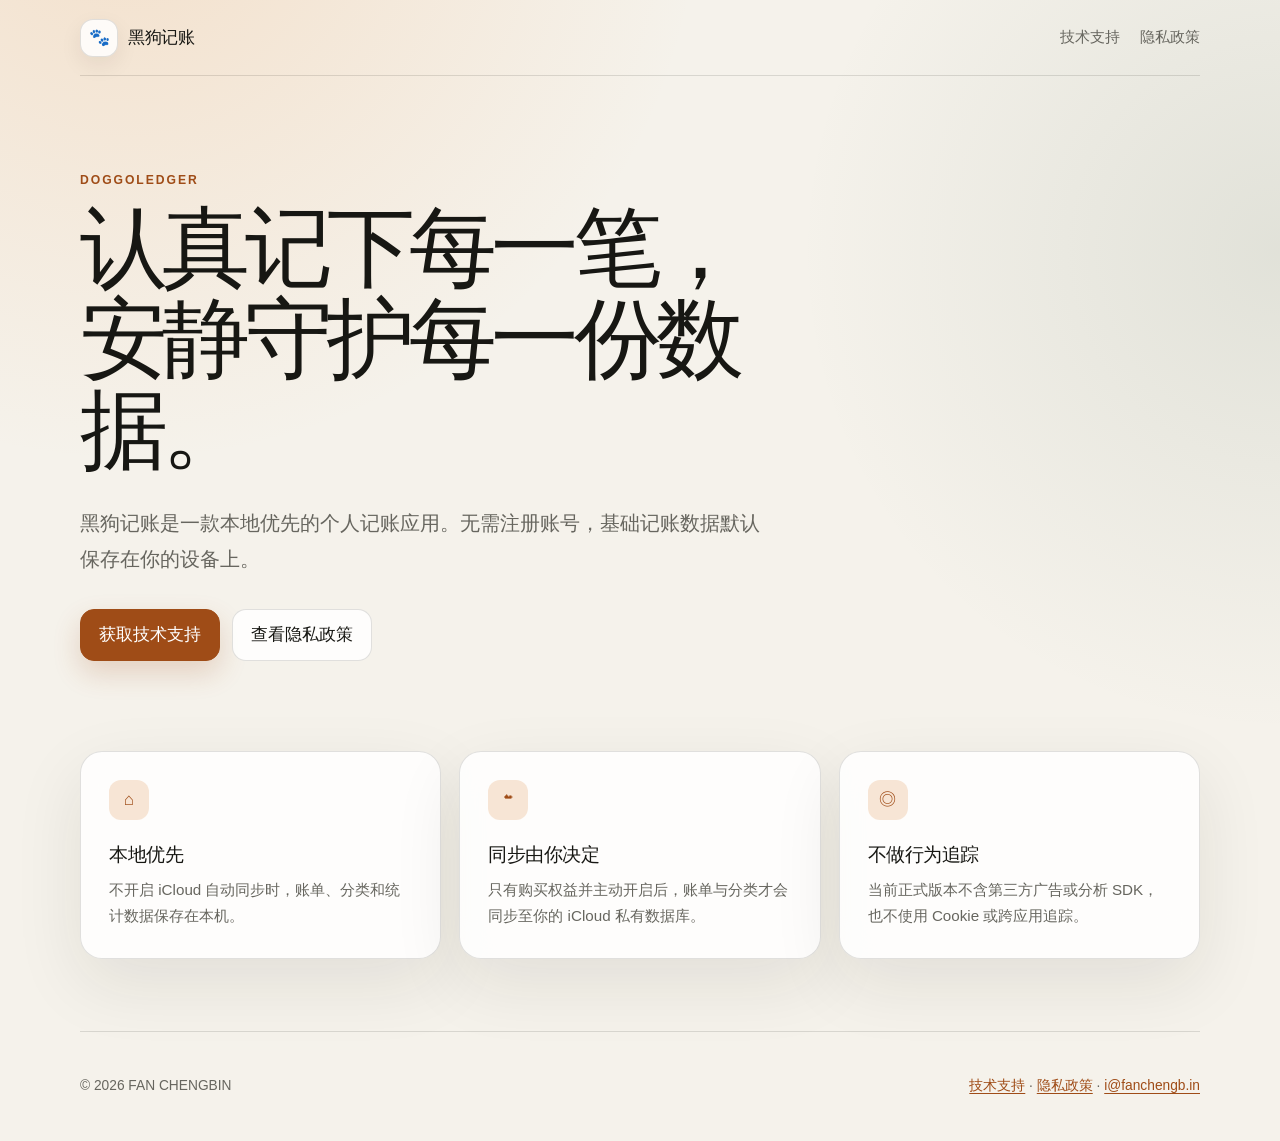
<file: index.html>
<!doctype html>
<html lang="zh-CN">
<head>
  <meta charset="utf-8">
  <meta name="viewport" content="width=device-width, initial-scale=1">
  <meta name="description" content="黑狗记账（DoggoLedger）官方网站与隐私政策入口。">
  <meta name="referrer" content="no-referrer">
  <meta http-equiv="Content-Security-Policy" content="default-src 'self'; style-src 'self'; img-src 'self' data:; object-src 'none'; base-uri 'none'; form-action 'none'; frame-ancestors 'none'">
  <title>黑狗记账 · DoggoLedger</title>
  <link rel="stylesheet" href="styles.css">
</head>
<body>
  <header class="site-header">
    <a class="brand" href="index.html" aria-label="黑狗记账首页">
      <span class="brand-mark" aria-hidden="true">🐾</span>
      <span>黑狗记账</span>
    </a>
    <nav aria-label="主要导航">
      <a href="support.html">技术支持</a>
      <a href="privacy.html">隐私政策</a>
    </nav>
  </header>

  <main class="home-main">
    <section class="hero" aria-labelledby="hero-title">
      <p class="eyebrow">DoggoLedger</p>
      <h1 id="hero-title">认真记下每一笔，<br>安静守护每一份数据。</h1>
      <p class="hero-copy">黑狗记账是一款本地优先的个人记账应用。无需注册账号，基础记账数据默认保存在你的设备上。</p>
      <div class="hero-actions">
        <a class="button primary" href="support.html">获取技术支持</a>
        <a class="button secondary" href="privacy.html">查看隐私政策</a>
      </div>
    </section>

    <section class="feature-grid" aria-label="隐私特点">
      <article class="feature-card">
        <span class="feature-icon" aria-hidden="true">⌂</span>
        <h2>本地优先</h2>
        <p>不开启 iCloud 自动同步时，账单、分类和统计数据保存在本机。</p>
      </article>
      <article class="feature-card">
        <span class="feature-icon" aria-hidden="true">☁</span>
        <h2>同步由你决定</h2>
        <p>只有购买权益并主动开启后，账单与分类才会同步至你的 iCloud 私有数据库。</p>
      </article>
      <article class="feature-card">
        <span class="feature-icon" aria-hidden="true">◎</span>
        <h2>不做行为追踪</h2>
        <p>当前正式版本不含第三方广告或分析 SDK，也不使用 Cookie 或跨应用追踪。</p>
      </article>
    </section>
  </main>

  <footer class="site-footer">
    <p>© 2026 FAN CHENGBIN</p>
    <p><a href="support.html">技术支持</a><span aria-hidden="true"> · </span><a href="privacy.html">隐私政策</a><span aria-hidden="true"> · </span><a href="mailto:i@fanchengb.in">i@fanchengb.in</a></p>
  </footer>
</body>
</html>
</file>
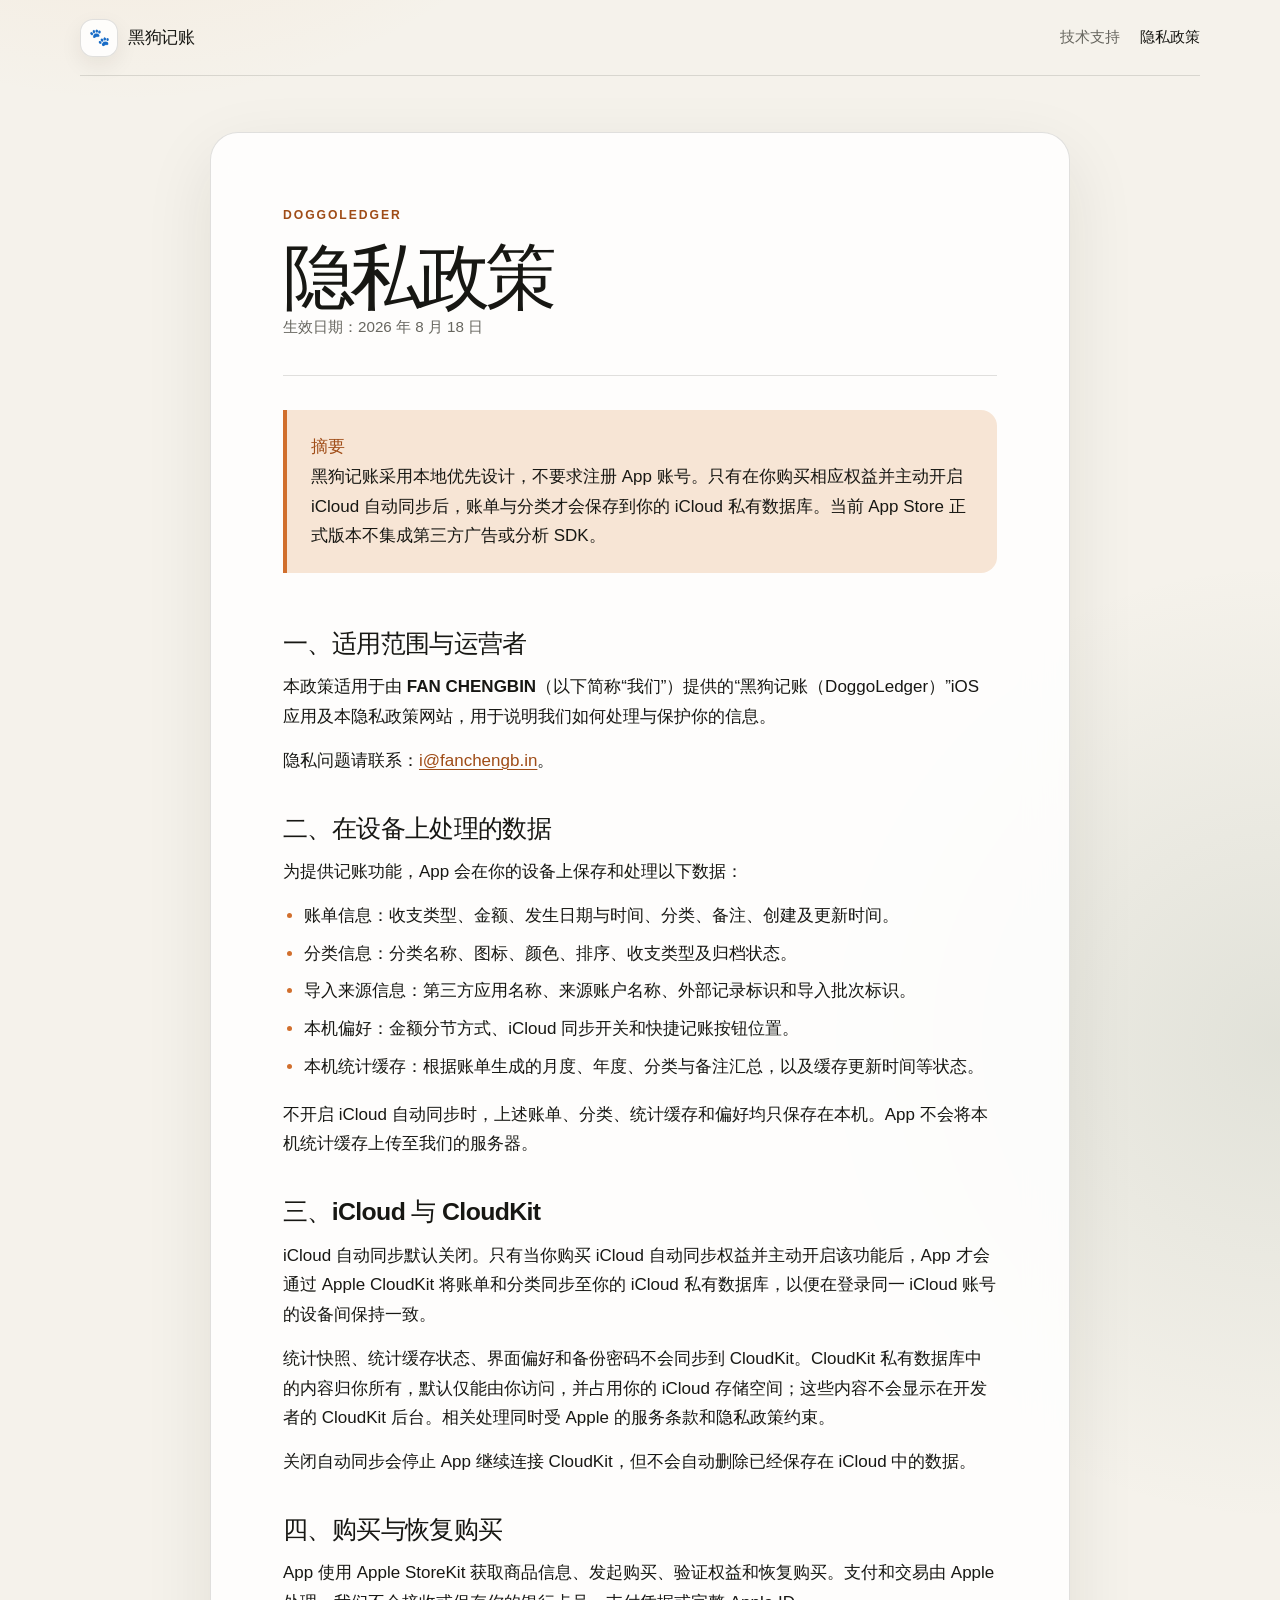
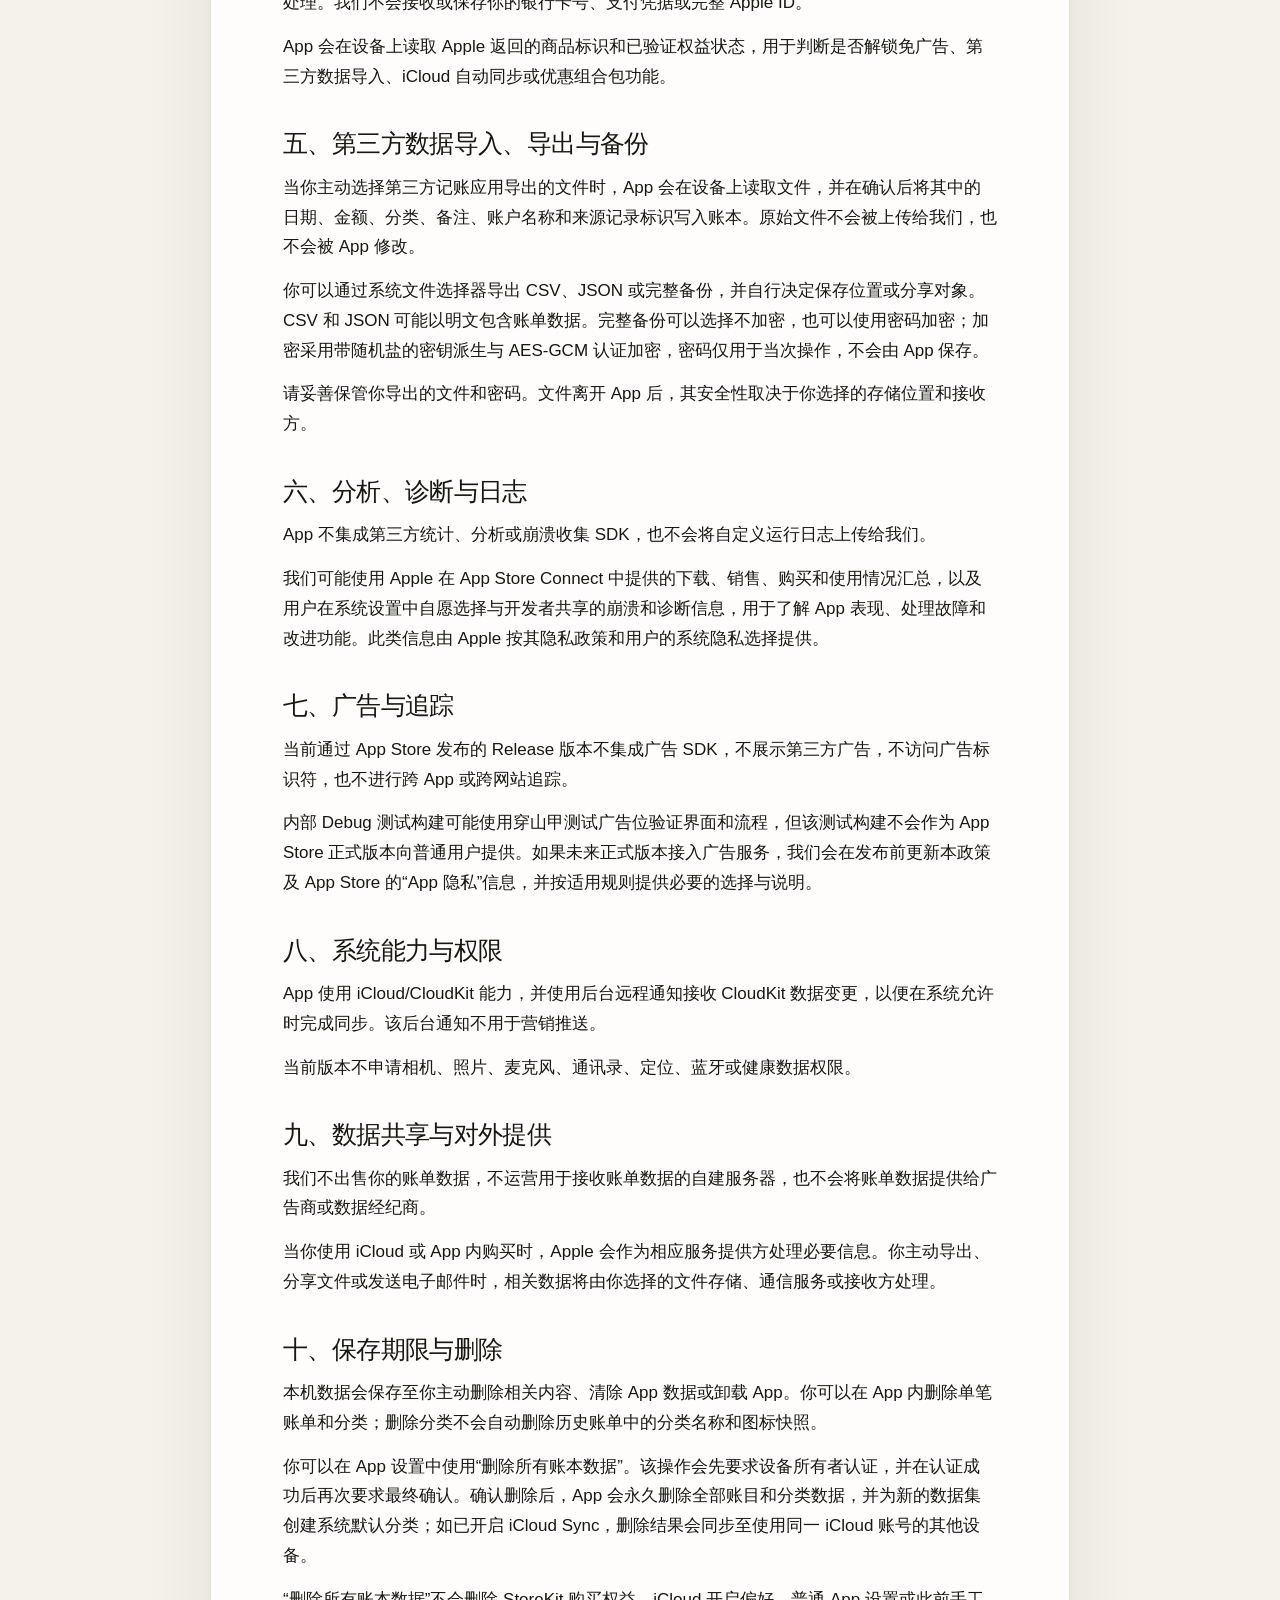
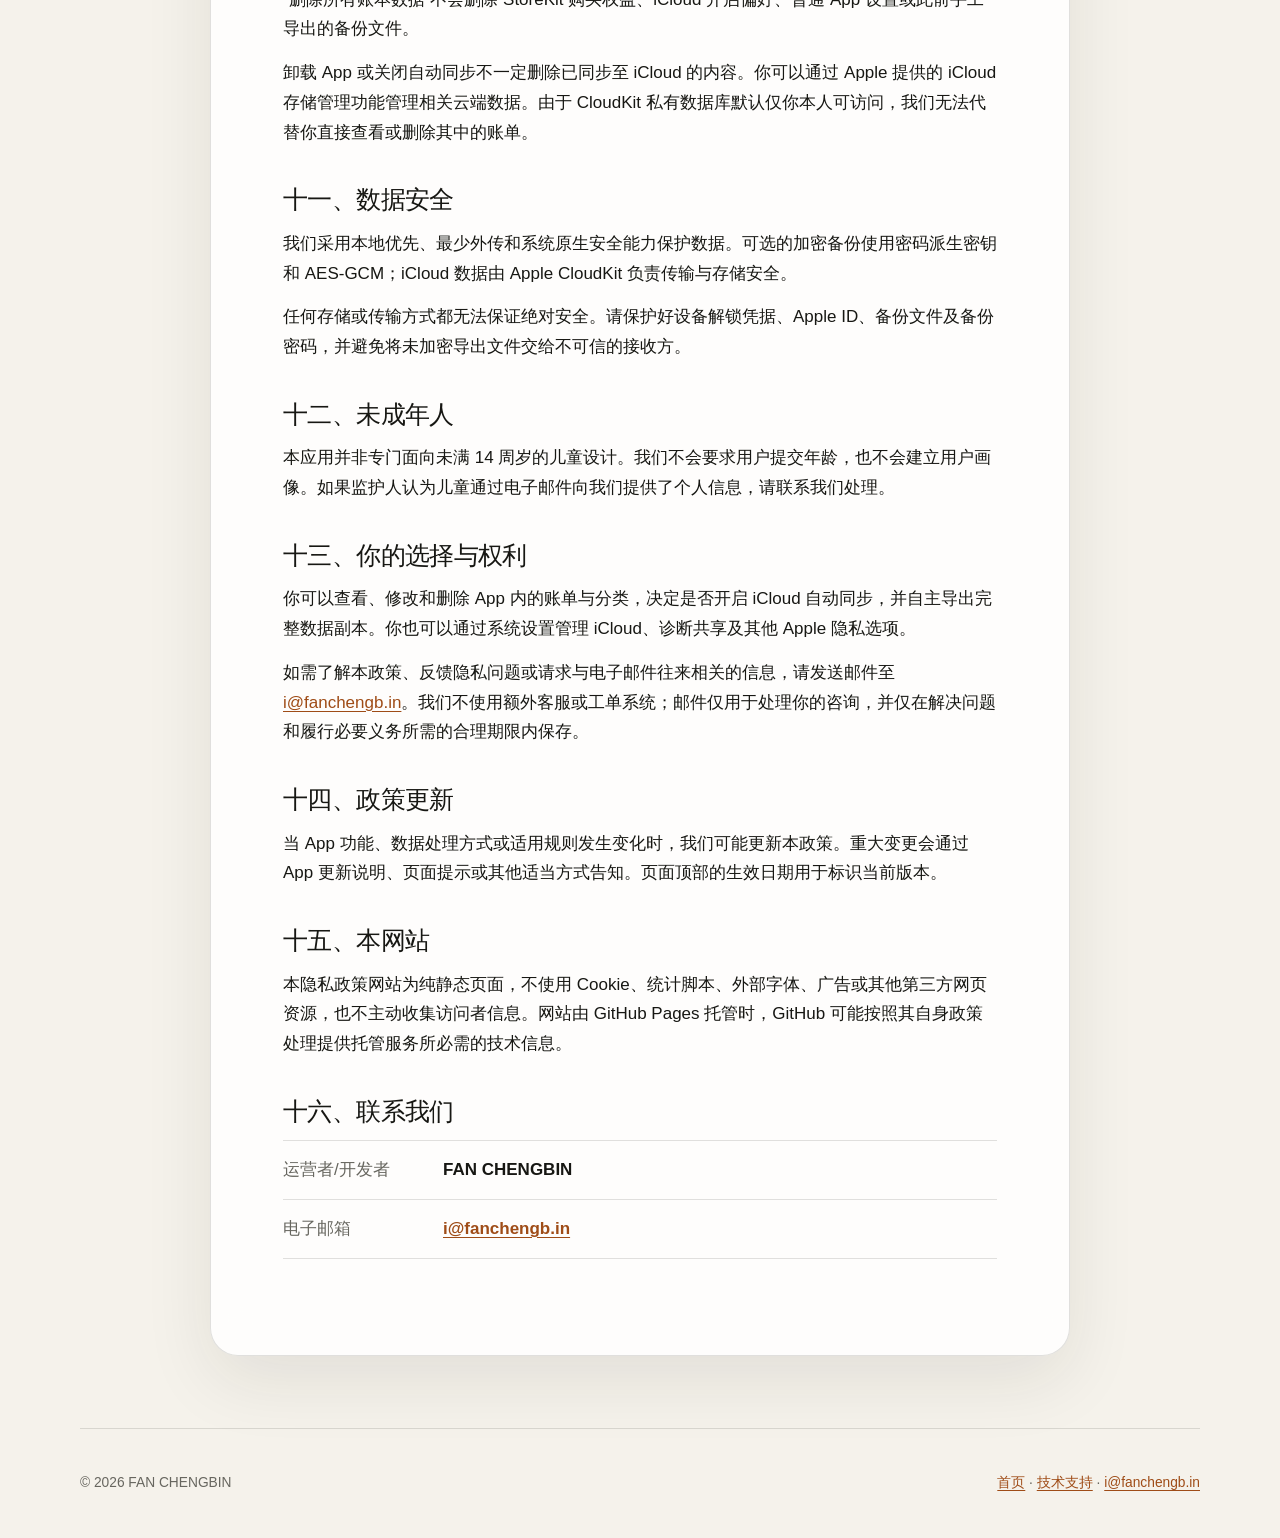
<file: privacy.html>
<!doctype html>
<html lang="zh-CN">
<head>
  <meta charset="utf-8">
  <meta name="viewport" content="width=device-width, initial-scale=1">
  <meta name="description" content="黑狗记账（DoggoLedger）隐私政策。">
  <meta name="referrer" content="no-referrer">
  <meta http-equiv="Content-Security-Policy" content="default-src 'self'; style-src 'self'; img-src 'self' data:; object-src 'none'; base-uri 'none'; form-action 'none'; frame-ancestors 'none'">
  <title>隐私政策 · 黑狗记账</title>
  <link rel="stylesheet" href="styles.css">
</head>
<body>
  <header class="site-header">
    <a class="brand" href="index.html" aria-label="返回黑狗记账首页">
      <span class="brand-mark" aria-hidden="true">🐾</span>
      <span>黑狗记账</span>
    </a>
    <nav aria-label="主要导航">
      <a href="support.html">技术支持</a>
      <a aria-current="page" href="privacy.html">隐私政策</a>
    </nav>
  </header>

  <main class="policy-layout">
    <article class="policy-card">
      <header class="policy-heading">
        <p class="eyebrow">DoggoLedger</p>
        <h1>隐私政策</h1>
        <p class="effective-date">生效日期：2026 年 8 月 18 日</p>
      </header>

      <div class="notice">
        <strong>摘要</strong>
        <p>黑狗记账采用本地优先设计，不要求注册 App 账号。只有在你购买相应权益并主动开启 iCloud 自动同步后，账单与分类才会保存到你的 iCloud 私有数据库。当前 App Store 正式版本不集成第三方广告或分析 SDK。</p>
      </div>

      <section id="scope">
        <h2>一、适用范围与运营者</h2>
        <p>本政策适用于由 <strong>FAN CHENGBIN</strong>（以下简称“我们”）提供的“黑狗记账（DoggoLedger）”iOS 应用及本隐私政策网站，用于说明我们如何处理与保护你的信息。</p>
        <p>隐私问题请联系：<a href="mailto:i@fanchengb.in">i@fanchengb.in</a>。</p>
      </section>

      <section id="local-data">
        <h2>二、在设备上处理的数据</h2>
        <p>为提供记账功能，App 会在你的设备上保存和处理以下数据：</p>
        <ul>
          <li><strong>账单信息：</strong>收支类型、金额、发生日期与时间、分类、备注、创建及更新时间。</li>
          <li><strong>分类信息：</strong>分类名称、图标、颜色、排序、收支类型及归档状态。</li>
          <li><strong>导入来源信息：</strong>第三方应用名称、来源账户名称、外部记录标识和导入批次标识。</li>
          <li><strong>本机偏好：</strong>金额分节方式、iCloud 同步开关和快捷记账按钮位置。</li>
          <li><strong>本机统计缓存：</strong>根据账单生成的月度、年度、分类与备注汇总，以及缓存更新时间等状态。</li>
        </ul>
        <p>不开启 iCloud 自动同步时，上述账单、分类、统计缓存和偏好均只保存在本机。App 不会将本机统计缓存上传至我们的服务器。</p>
      </section>

      <section id="icloud">
        <h2>三、iCloud 与 CloudKit</h2>
        <p>iCloud 自动同步默认关闭。只有当你购买 iCloud 自动同步权益并主动开启该功能后，App 才会通过 Apple CloudKit 将<strong>账单和分类</strong>同步至你的 iCloud 私有数据库，以便在登录同一 iCloud 账号的设备间保持一致。</p>
        <p>统计快照、统计缓存状态、界面偏好和备份密码不会同步到 CloudKit。CloudKit 私有数据库中的内容归你所有，默认仅能由你访问，并占用你的 iCloud 存储空间；这些内容不会显示在开发者的 CloudKit 后台。相关处理同时受 Apple 的服务条款和隐私政策约束。</p>
        <p>关闭自动同步会停止 App 继续连接 CloudKit，但不会自动删除已经保存在 iCloud 中的数据。</p>
      </section>

      <section id="purchases">
        <h2>四、购买与恢复购买</h2>
        <p>App 使用 Apple StoreKit 获取商品信息、发起购买、验证权益和恢复购买。支付和交易由 Apple 处理。我们不会接收或保存你的银行卡号、支付凭据或完整 Apple ID。</p>
        <p>App 会在设备上读取 Apple 返回的商品标识和已验证权益状态，用于判断是否解锁免广告、第三方数据导入、iCloud 自动同步或优惠组合包功能。</p>
      </section>

      <section id="imports-backups">
        <h2>五、第三方数据导入、导出与备份</h2>
        <p>当你主动选择第三方记账应用导出的文件时，App 会在设备上读取文件，并在确认后将其中的日期、金额、分类、备注、账户名称和来源记录标识写入账本。原始文件不会被上传给我们，也不会被 App 修改。</p>
        <p>你可以通过系统文件选择器导出 CSV、JSON 或完整备份，并自行决定保存位置或分享对象。CSV 和 JSON 可能以明文包含账单数据。完整备份可以选择不加密，也可以使用密码加密；加密采用带随机盐的密钥派生与 AES-GCM 认证加密，密码仅用于当次操作，不会由 App 保存。</p>
        <p>请妥善保管你导出的文件和密码。文件离开 App 后，其安全性取决于你选择的存储位置和接收方。</p>
      </section>

      <section id="analytics">
        <h2>六、分析、诊断与日志</h2>
        <p>App 不集成第三方统计、分析或崩溃收集 SDK，也不会将自定义运行日志上传给我们。</p>
        <p>我们可能使用 Apple 在 App Store Connect 中提供的下载、销售、购买和使用情况汇总，以及用户在系统设置中自愿选择与开发者共享的崩溃和诊断信息，用于了解 App 表现、处理故障和改进功能。此类信息由 Apple 按其隐私政策和用户的系统隐私选择提供。</p>
      </section>

      <section id="ads">
        <h2>七、广告与追踪</h2>
        <p>当前通过 App Store 发布的 Release 版本不集成广告 SDK，不展示第三方广告，不访问广告标识符，也不进行跨 App 或跨网站追踪。</p>
        <p>内部 Debug 测试构建可能使用穿山甲测试广告位验证界面和流程，但该测试构建不会作为 App Store 正式版本向普通用户提供。如果未来正式版本接入广告服务，我们会在发布前更新本政策及 App Store 的“App 隐私”信息，并按适用规则提供必要的选择与说明。</p>
      </section>

      <section id="permissions">
        <h2>八、系统能力与权限</h2>
        <p>App 使用 iCloud/CloudKit 能力，并使用后台远程通知接收 CloudKit 数据变更，以便在系统允许时完成同步。该后台通知不用于营销推送。</p>
        <p>当前版本不申请相机、照片、麦克风、通讯录、定位、蓝牙或健康数据权限。</p>
      </section>

      <section id="sharing">
        <h2>九、数据共享与对外提供</h2>
        <p>我们不出售你的账单数据，不运营用于接收账单数据的自建服务器，也不会将账单数据提供给广告商或数据经纪商。</p>
        <p>当你使用 iCloud 或 App 内购买时，Apple 会作为相应服务提供方处理必要信息。你主动导出、分享文件或发送电子邮件时，相关数据将由你选择的文件存储、通信服务或接收方处理。</p>
      </section>

      <section id="retention-deletion">
        <h2>十、保存期限与删除</h2>
        <p>本机数据会保存至你主动删除相关内容、清除 App 数据或卸载 App。你可以在 App 内删除单笔账单和分类；删除分类不会自动删除历史账单中的分类名称和图标快照。</p>
        <p>你可以在 App 设置中使用“删除所有账本数据”。该操作会先要求设备所有者认证，并在认证成功后再次要求最终确认。确认删除后，App 会永久删除全部账目和分类数据，并为新的数据集创建系统默认分类；如已开启 iCloud Sync，删除结果会同步至使用同一 iCloud 账号的其他设备。</p>
        <p>“删除所有账本数据”不会删除 StoreKit 购买权益、iCloud 开启偏好、普通 App 设置或此前手工导出的备份文件。</p>
        <p>卸载 App 或关闭自动同步不一定删除已同步至 iCloud 的内容。你可以通过 Apple 提供的 iCloud 存储管理功能管理相关云端数据。由于 CloudKit 私有数据库默认仅你本人可访问，我们无法代替你直接查看或删除其中的账单。</p>
      </section>

      <section id="security">
        <h2>十一、数据安全</h2>
        <p>我们采用本地优先、最少外传和系统原生安全能力保护数据。可选的加密备份使用密码派生密钥和 AES-GCM；iCloud 数据由 Apple CloudKit 负责传输与存储安全。</p>
        <p>任何存储或传输方式都无法保证绝对安全。请保护好设备解锁凭据、Apple ID、备份文件及备份密码，并避免将未加密导出文件交给不可信的接收方。</p>
      </section>

      <section id="children">
        <h2>十二、未成年人</h2>
        <p>本应用并非专门面向未满 14 周岁的儿童设计。我们不会要求用户提交年龄，也不会建立用户画像。如果监护人认为儿童通过电子邮件向我们提供了个人信息，请联系我们处理。</p>
      </section>

      <section id="rights">
        <h2>十三、你的选择与权利</h2>
        <p>你可以查看、修改和删除 App 内的账单与分类，决定是否开启 iCloud 自动同步，并自主导出完整数据副本。你也可以通过系统设置管理 iCloud、诊断共享及其他 Apple 隐私选项。</p>
        <p>如需了解本政策、反馈隐私问题或请求与电子邮件往来相关的信息，请发送邮件至 <a href="mailto:i@fanchengb.in">i@fanchengb.in</a>。我们不使用额外客服或工单系统；邮件仅用于处理你的咨询，并仅在解决问题和履行必要义务所需的合理期限内保存。</p>
      </section>

      <section id="changes">
        <h2>十四、政策更新</h2>
        <p>当 App 功能、数据处理方式或适用规则发生变化时，我们可能更新本政策。重大变更会通过 App 更新说明、页面提示或其他适当方式告知。页面顶部的生效日期用于标识当前版本。</p>
      </section>

      <section id="website">
        <h2>十五、本网站</h2>
        <p>本隐私政策网站为纯静态页面，不使用 Cookie、统计脚本、外部字体、广告或其他第三方网页资源，也不主动收集访问者信息。网站由 GitHub Pages 托管时，GitHub 可能按照其自身政策处理提供托管服务所必需的技术信息。</p>
      </section>

      <section id="contact">
        <h2>十六、联系我们</h2>
        <dl class="contact-list">
          <dt>运营者/开发者</dt><dd>FAN CHENGBIN</dd>
          <dt>电子邮箱</dt><dd><a href="mailto:i@fanchengb.in">i@fanchengb.in</a></dd>
        </dl>
      </section>
    </article>
  </main>

  <footer class="site-footer">
    <p>© 2026 FAN CHENGBIN</p>
    <p><a href="index.html">首页</a><span aria-hidden="true"> · </span><a href="support.html">技术支持</a><span aria-hidden="true"> · </span><a href="mailto:i@fanchengb.in">i@fanchengb.in</a></p>
  </footer>
</body>
</html>
</file>
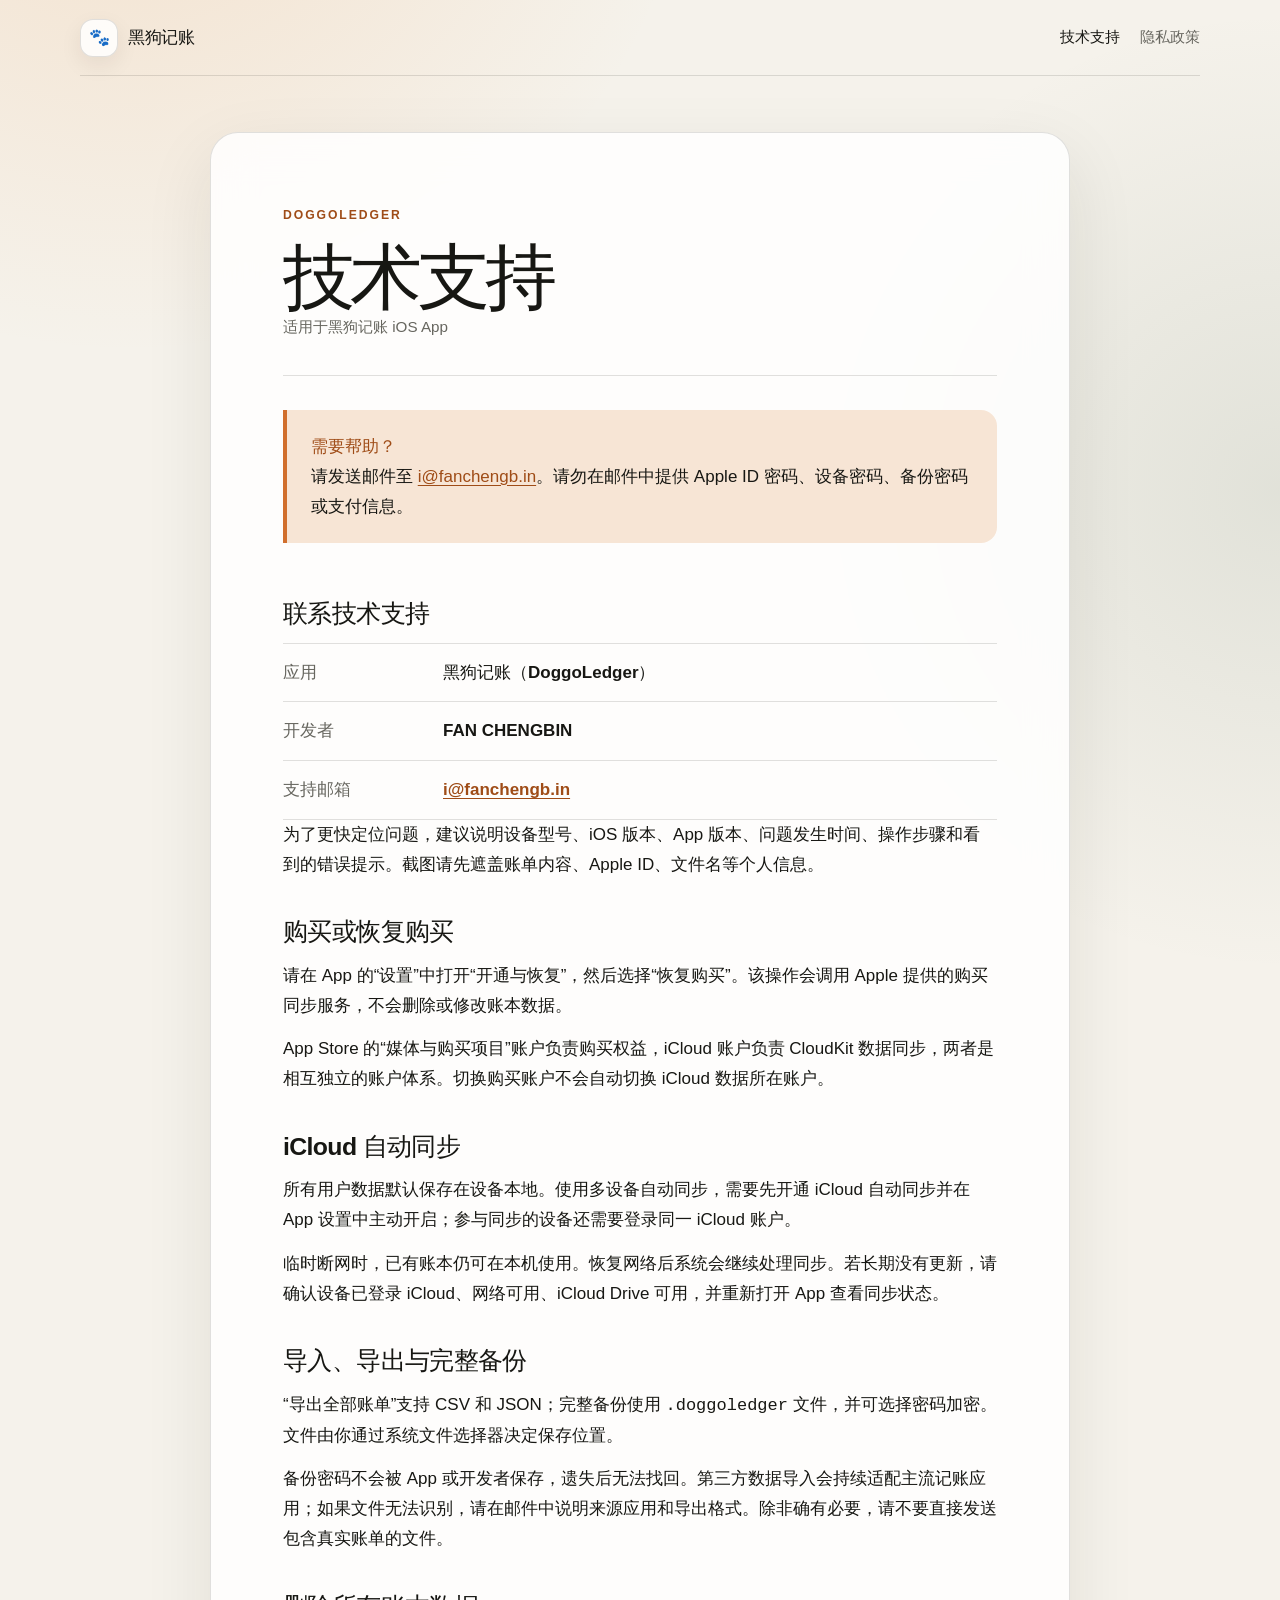
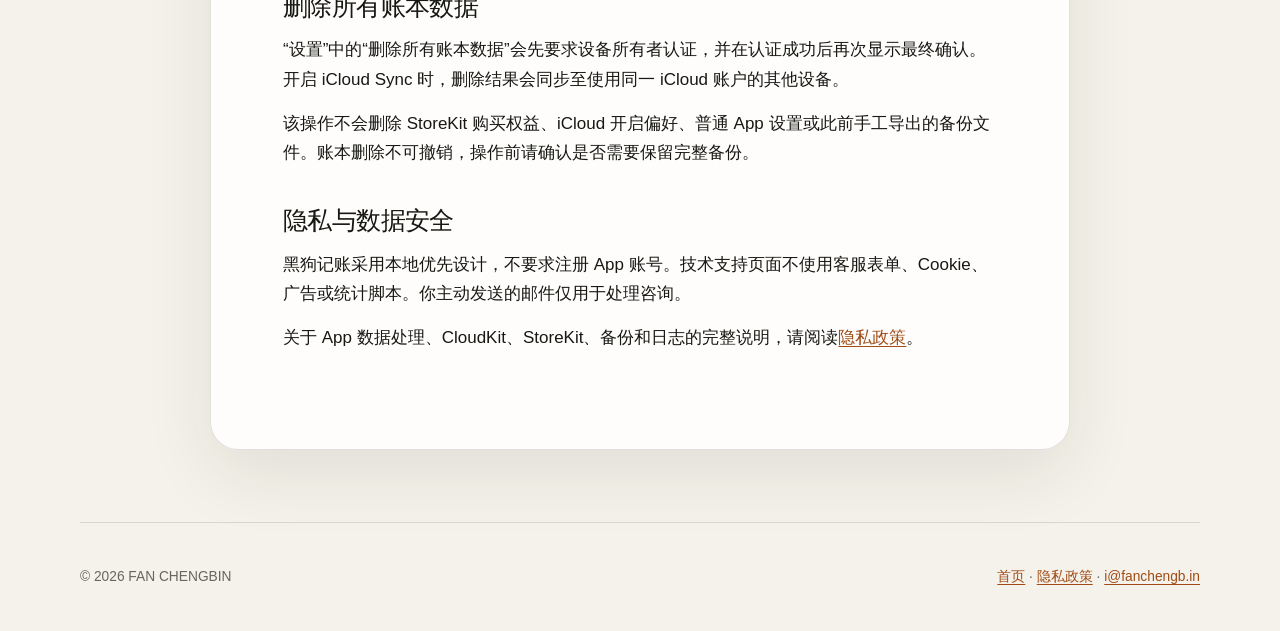
<file: support.html>
<!doctype html>
<html lang="zh-CN">
<head>
  <meta charset="utf-8">
  <meta name="viewport" content="width=device-width, initial-scale=1">
  <meta name="description" content="黑狗记账（DoggoLedger）技术支持、常见问题与联系信息。">
  <meta name="referrer" content="no-referrer">
  <meta http-equiv="Content-Security-Policy" content="default-src 'self'; style-src 'self'; img-src 'self' data:; object-src 'none'; base-uri 'none'; form-action 'none'; frame-ancestors 'none'">
  <title>技术支持 · 黑狗记账</title>
  <link rel="stylesheet" href="styles.css">
</head>
<body>
  <header class="site-header">
    <a class="brand" href="index.html" aria-label="返回黑狗记账首页">
      <span class="brand-mark" aria-hidden="true">🐾</span>
      <span>黑狗记账</span>
    </a>
    <nav aria-label="主要导航">
      <a aria-current="page" href="support.html">技术支持</a>
      <a href="privacy.html">隐私政策</a>
    </nav>
  </header>

  <main class="policy-layout">
    <article class="policy-card">
      <header class="policy-heading">
        <p class="eyebrow">DoggoLedger</p>
        <h1>技术支持</h1>
        <p class="effective-date">适用于黑狗记账 iOS App</p>
      </header>

      <div class="notice">
        <strong>需要帮助？</strong>
        <p>请发送邮件至 <a href="mailto:i@fanchengb.in?subject=%E9%BB%91%E7%8B%97%E8%AE%B0%E8%B4%A6%E6%8A%80%E6%9C%AF%E6%94%AF%E6%8C%81">i@fanchengb.in</a>。请勿在邮件中提供 Apple ID 密码、设备密码、备份密码或支付信息。</p>
      </div>

      <section id="contact">
        <h2>联系技术支持</h2>
        <dl class="contact-list">
          <dt>应用</dt><dd>黑狗记账（DoggoLedger）</dd>
          <dt>开发者</dt><dd>FAN CHENGBIN</dd>
          <dt>支持邮箱</dt><dd><a href="mailto:i@fanchengb.in?subject=%E9%BB%91%E7%8B%97%E8%AE%B0%E8%B4%A6%E6%8A%80%E6%9C%AF%E6%94%AF%E6%8C%81">i@fanchengb.in</a></dd>
        </dl>
        <p>为了更快定位问题，建议说明设备型号、iOS 版本、App 版本、问题发生时间、操作步骤和看到的错误提示。截图请先遮盖账单内容、Apple ID、文件名等个人信息。</p>
      </section>

      <section id="purchases">
        <h2>购买或恢复购买</h2>
        <p>请在 App 的“设置”中打开“开通与恢复”，然后选择“恢复购买”。该操作会调用 Apple 提供的购买同步服务，不会删除或修改账本数据。</p>
        <p>App Store 的“媒体与购买项目”账户负责购买权益，iCloud 账户负责 CloudKit 数据同步，两者是相互独立的账户体系。切换购买账户不会自动切换 iCloud 数据所在账户。</p>
      </section>

      <section id="icloud">
        <h2>iCloud 自动同步</h2>
        <p>所有用户数据默认保存在设备本地。使用多设备自动同步，需要先开通 iCloud 自动同步并在 App 设置中主动开启；参与同步的设备还需要登录同一 iCloud 账户。</p>
        <p>临时断网时，已有账本仍可在本机使用。恢复网络后系统会继续处理同步。若长期没有更新，请确认设备已登录 iCloud、网络可用、iCloud Drive 可用，并重新打开 App 查看同步状态。</p>
      </section>

      <section id="import-export">
        <h2>导入、导出与完整备份</h2>
        <p>“导出全部账单”支持 CSV 和 JSON；完整备份使用 <code>.doggoledger</code> 文件，并可选择密码加密。文件由你通过系统文件选择器决定保存位置。</p>
        <p>备份密码不会被 App 或开发者保存，遗失后无法找回。第三方数据导入会持续适配主流记账应用；如果文件无法识别，请在邮件中说明来源应用和导出格式。除非确有必要，请不要直接发送包含真实账单的文件。</p>
      </section>

      <section id="deletion">
        <h2>删除所有账本数据</h2>
        <p>“设置”中的“删除所有账本数据”会先要求设备所有者认证，并在认证成功后再次显示最终确认。开启 iCloud Sync 时，删除结果会同步至使用同一 iCloud 账户的其他设备。</p>
        <p>该操作不会删除 StoreKit 购买权益、iCloud 开启偏好、普通 App 设置或此前手工导出的备份文件。账本删除不可撤销，操作前请确认是否需要保留完整备份。</p>
      </section>

      <section id="privacy">
        <h2>隐私与数据安全</h2>
        <p>黑狗记账采用本地优先设计，不要求注册 App 账号。技术支持页面不使用客服表单、Cookie、广告或统计脚本。你主动发送的邮件仅用于处理咨询。</p>
        <p>关于 App 数据处理、CloudKit、StoreKit、备份和日志的完整说明，请阅读<a href="privacy.html">隐私政策</a>。</p>
      </section>
    </article>
  </main>

  <footer class="site-footer">
    <p>© 2026 FAN CHENGBIN</p>
    <p><a href="index.html">首页</a><span aria-hidden="true"> · </span><a href="privacy.html">隐私政策</a><span aria-hidden="true"> · </span><a href="mailto:i@fanchengb.in">i@fanchengb.in</a></p>
  </footer>
</body>
</html>
</file>
<file: styles.css>
:root {
  color-scheme: light dark;
  --bg: #f5f2eb;
  --surface: rgba(255, 255, 255, 0.84);
  --surface-strong: #ffffff;
  --text: #171713;
  --muted: #67665f;
  --line: rgba(23, 23, 19, 0.13);
  --accent: #d16f2d;
  --accent-dark: #9f4c17;
  --accent-soft: #f7e5d5;
  --shadow: 0 24px 70px rgba(37, 31, 20, 0.09);
  font-family: -apple-system, BlinkMacSystemFont, "Segoe UI", sans-serif;
  font-synthesis: none;
}

* { box-sizing: border-box; }

html {
  scroll-behavior: smooth;
  background: var(--bg);
}

body {
  min-height: 100vh;
  margin: 0;
  color: var(--text);
  background:
    radial-gradient(circle at 10% -10%, rgba(238, 160, 89, 0.22), transparent 36rem),
    radial-gradient(circle at 100% 22%, rgba(82, 108, 86, 0.12), transparent 30rem),
    var(--bg);
  font-size: 17px;
  line-height: 1.75;
  text-rendering: optimizeLegibility;
}

a {
  color: var(--accent-dark);
  text-decoration-thickness: 1px;
  text-underline-offset: 0.2em;
}

a:hover { color: var(--accent); }

a:focus-visible,
button:focus-visible {
  outline: 3px solid var(--accent);
  outline-offset: 4px;
  border-radius: 6px;
}

.site-header,
.site-footer,
.home-main,
.policy-layout {
  width: min(1120px, calc(100% - 40px));
  margin-inline: auto;
}

.site-header {
  min-height: 76px;
  display: flex;
  align-items: center;
  justify-content: space-between;
  gap: 24px;
  border-bottom: 1px solid var(--line);
}

.brand {
  display: inline-flex;
  align-items: center;
  gap: 10px;
  color: var(--text);
  font-weight: 760;
  text-decoration: none;
  letter-spacing: -0.02em;
}

.brand-mark {
  width: 38px;
  height: 38px;
  display: grid;
  place-items: center;
  border: 1px solid var(--line);
  border-radius: 13px;
  background: var(--surface);
  box-shadow: 0 8px 22px rgba(37, 31, 20, 0.07);
}

nav a {
  color: var(--muted);
  font-size: 0.94rem;
  font-weight: 650;
  text-decoration: none;
}

nav {
  display: flex;
  align-items: center;
  gap: 20px;
}

nav a[aria-current="page"] { color: var(--text); }

.home-main { padding: 94px 0 72px; }

.hero { max-width: 820px; }

.eyebrow {
  margin: 0 0 12px;
  color: var(--accent-dark);
  font-size: 0.76rem;
  font-weight: 800;
  letter-spacing: 0.16em;
  text-transform: uppercase;
}

h1,
h2 {
  font-family: ui-rounded, -apple-system, BlinkMacSystemFont, "Segoe UI", sans-serif;
  text-wrap: balance;
}

h1 {
  margin: 0;
  font-size: clamp(2.55rem, 7vw, 5.5rem);
  line-height: 1.03;
  letter-spacing: -0.065em;
}

.hero-copy {
  max-width: 680px;
  margin: 30px 0 0;
  color: var(--muted);
  font-size: clamp(1.05rem, 2vw, 1.28rem);
}

.hero-actions {
  display: flex;
  flex-wrap: wrap;
  gap: 12px;
  margin-top: 32px;
}

.button {
  min-height: 48px;
  display: inline-flex;
  align-items: center;
  justify-content: center;
  padding: 10px 18px;
  border: 1px solid var(--line);
  border-radius: 14px;
  font-weight: 720;
  text-decoration: none;
}

.button.primary {
  color: #fff;
  border-color: var(--accent-dark);
  background: var(--accent-dark);
  box-shadow: 0 12px 28px rgba(159, 76, 23, 0.2);
}

.button.primary:hover { color: #fff; background: var(--accent); }
.button.secondary { color: var(--text); background: var(--surface); }

.feature-grid {
  display: grid;
  grid-template-columns: repeat(3, 1fr);
  gap: 18px;
  margin-top: 90px;
}

.feature-card,
.policy-card {
  border: 1px solid var(--line);
  background: var(--surface);
  box-shadow: var(--shadow);
  backdrop-filter: blur(20px);
  -webkit-backdrop-filter: blur(20px);
}

.feature-card {
  padding: 28px;
  border-radius: 22px;
}

.feature-icon {
  width: 40px;
  height: 40px;
  display: grid;
  place-items: center;
  color: var(--accent-dark);
  border-radius: 12px;
  background: var(--accent-soft);
  font-weight: 800;
}

.feature-card h2 {
  margin: 18px 0 6px;
  font-size: 1.18rem;
  letter-spacing: -0.025em;
}

.feature-card p {
  margin: 0;
  color: var(--muted);
  font-size: 0.95rem;
}

.policy-layout { padding: 56px 0 72px; }

.policy-card {
  max-width: 860px;
  margin: 0 auto;
  padding: clamp(28px, 6vw, 72px);
  border-radius: 28px;
}

.policy-heading {
  padding-bottom: 34px;
  border-bottom: 1px solid var(--line);
}

.policy-heading h1 {
  font-size: clamp(2.5rem, 6vw, 4.5rem);
}

.effective-date {
  margin: 16px 0 0;
  color: var(--muted);
  font-size: 0.95rem;
}

.notice {
  margin: 34px 0 42px;
  padding: 22px 24px;
  border-left: 4px solid var(--accent);
  border-radius: 0 16px 16px 0;
  background: var(--accent-soft);
}

.notice strong { color: var(--accent-dark); }
.notice p { margin: 5px 0 0; }

.policy-card section {
  padding-block: 12px 24px;
  scroll-margin-top: 20px;
}

.policy-card h2 {
  margin: 0 0 12px;
  font-size: clamp(1.25rem, 3vw, 1.55rem);
  line-height: 1.35;
  letter-spacing: -0.025em;
}

.policy-card p { margin: 0 0 14px; }
.policy-card p:last-child { margin-bottom: 0; }

.policy-card ul {
  margin: 0 0 18px;
  padding-left: 1.25em;
}

.policy-card li { margin-block: 8px; }
.policy-card li::marker { color: var(--accent); }

.contact-list {
  display: grid;
  grid-template-columns: 160px 1fr;
  margin: 0;
  border-top: 1px solid var(--line);
}

.contact-list dt,
.contact-list dd {
  padding: 14px 0;
  border-bottom: 1px solid var(--line);
}

.contact-list dt { color: var(--muted); }
.contact-list dd { margin: 0; font-weight: 650; }

.site-footer {
  min-height: 110px;
  display: flex;
  align-items: center;
  justify-content: space-between;
  gap: 24px;
  padding-block: 24px;
  color: var(--muted);
  border-top: 1px solid var(--line);
  font-size: 0.86rem;
}

.site-footer p { margin: 0; }

@media (max-width: 760px) {
  body { font-size: 16px; line-height: 1.7; }
  .site-header, .site-footer, .home-main, .policy-layout { width: min(100% - 28px, 680px); }
  .site-header { min-height: 66px; }
  nav { gap: 12px; }
  .home-main { padding: 62px 0 48px; }
  .hero-copy { margin-top: 22px; }
  .feature-grid { grid-template-columns: 1fr; margin-top: 58px; }
  .feature-card { padding: 22px; }
  .policy-layout { padding: 26px 0 46px; }
  .policy-card { padding: 26px 20px 34px; border-radius: 20px; }
  .policy-heading { padding-bottom: 26px; }
  .notice { margin: 26px 0 34px; padding: 18px; }
  .contact-list { grid-template-columns: 1fr; }
  .contact-list dt { padding-bottom: 0; border-bottom: 0; }
  .contact-list dd { padding-top: 2px; }
  .site-footer { min-height: 128px; flex-direction: column; align-items: flex-start; justify-content: center; gap: 4px; }
}

@media (prefers-reduced-motion: reduce) {
  html { scroll-behavior: auto; }
}

@media (prefers-color-scheme: dark) {
  :root {
    --bg: #11110f;
    --surface: rgba(29, 29, 25, 0.9);
    --surface-strong: #1d1d19;
    --text: #f3f0e9;
    --muted: #b4b0a7;
    --line: rgba(255, 255, 255, 0.12);
    --accent: #f09a59;
    --accent-dark: #ffb478;
    --accent-soft: rgba(209, 111, 45, 0.15);
    --shadow: 0 24px 70px rgba(0, 0, 0, 0.25);
  }

  .button.primary { color: #1a120d; background: var(--accent-dark); border-color: var(--accent-dark); }
  .button.primary:hover { color: #1a120d; }
}
</file>
